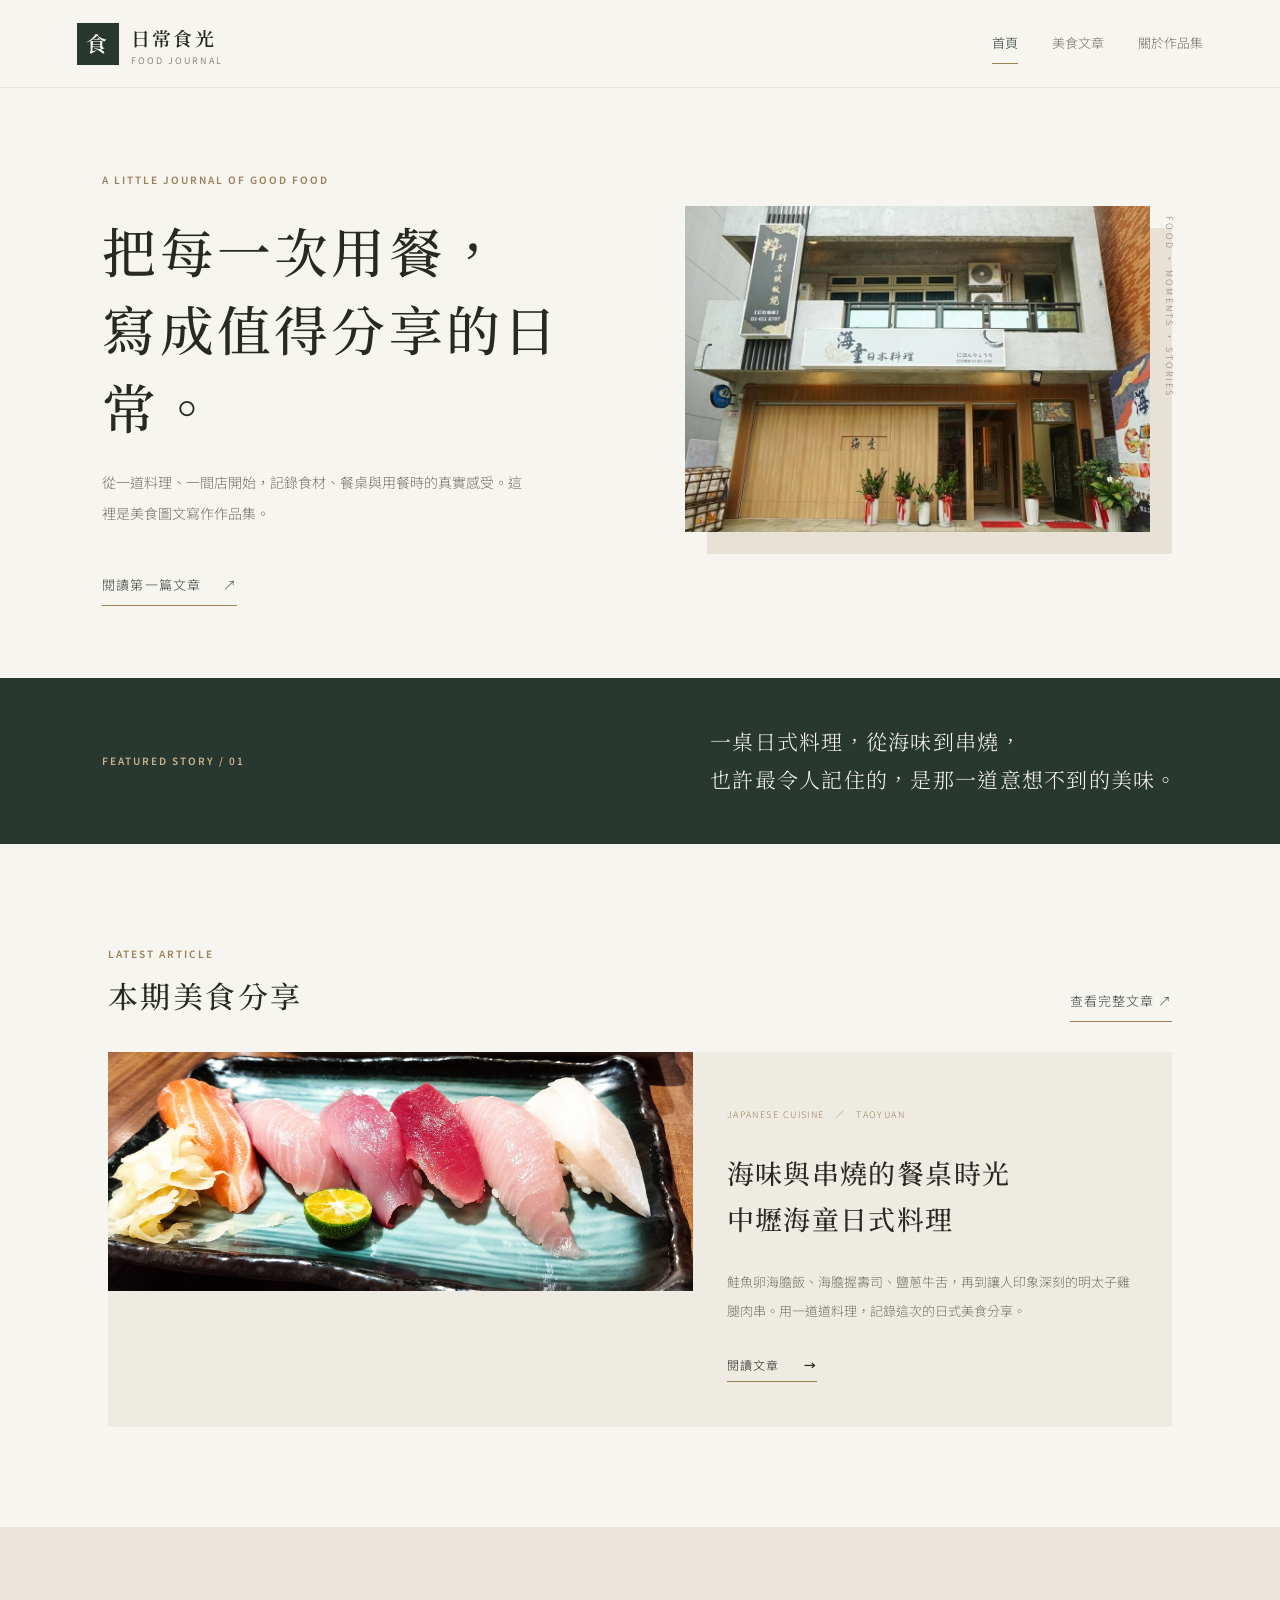
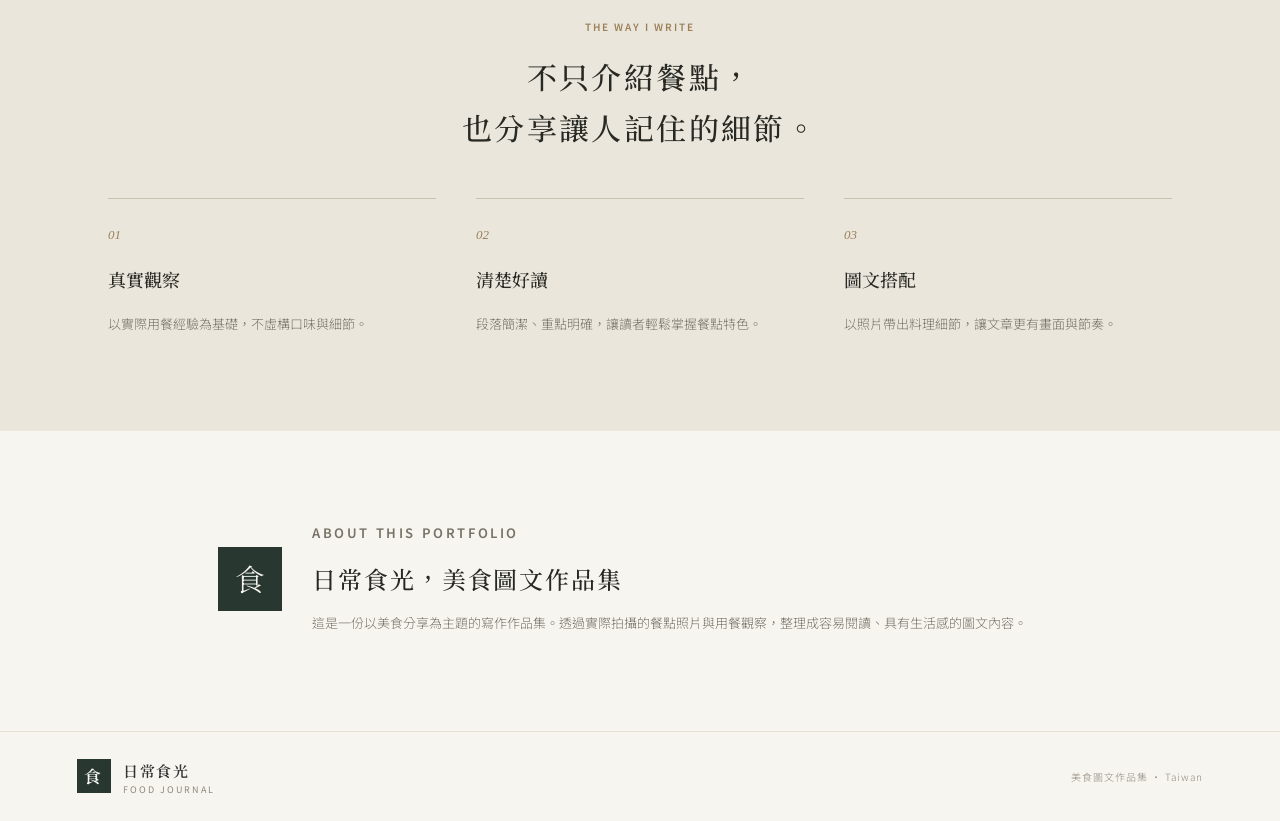
<file: index.html>
<!doctype html>
<html lang="zh-Hant">
<head>
  <meta charset="utf-8">
  <meta name="viewport" content="width=device-width, initial-scale=1">
  <meta name="description" content="日常食光，美食圖文作品集。記錄日常餐桌、料理細節與真實用餐感受。">
  <title>日常食光｜美食圖文作品集</title>
  <link rel="preconnect" href="https://fonts.googleapis.com">
  <link rel="preconnect" href="https://fonts.gstatic.com" crossorigin>
  <link href="https://fonts.googleapis.com/css2?family=Noto+Serif+TC:wght@400;500;600;700&family=Noto+Sans+TC:wght@300;400;500;600&display=swap" rel="stylesheet">
  <link rel="stylesheet" href="css/style.css">
</head>
<body>
  <header class="site-header">
    <a class="brand" href="index.html"><span class="brand-mark">食</span><span>日常食光<small>FOOD JOURNAL</small></span></a>
    <nav><a class="active" href="index.html">首頁</a><a href="article.html">美食文章</a><a href="#about">關於作品集</a></nav>
  </header>

  <main>
    <section class="hero">
      <div class="hero-copy">
        <p class="eyebrow">A LITTLE JOURNAL OF GOOD FOOD</p>
        <h1>把每一次用餐，<br>寫成值得分享的日常。</h1>
        <p class="hero-text">從一道料理、一間店開始，記錄食材、餐桌與用餐時的真實感受。這裡是美食圖文寫作作品集。</p>
        <a class="text-link" href="article.html">閱讀第一篇文章 <span>↗</span></a>
      </div>
      <div class="hero-visual">
        <div class="photo-slot hero-photo" data-image="images/01-cover.jpg" data-alt="海童日式料理文章主視覺">
          <span class="photo-label">主視覺照片<br><small>請放入 images/01-cover.jpg</small></span>
        </div>
        <span class="vertical-note">FOOD · MOMENTS · STORIES</span>
      </div>
    </section>

    <section class="intro-strip">
      <span class="eyebrow">FEATURED STORY / 01</span>
      <p>一桌日式料理，從海味到串燒，<br class="desktop-only">也許最令人記住的，是那一道意想不到的美味。</p>
    </section>

    <section class="featured section-wrap">
      <div class="section-heading">
        <div><p class="eyebrow">LATEST ARTICLE</p><h2>本期美食分享</h2></div>
        <a class="text-link" href="article.html">查看完整文章 ↗</a>
      </div>
      <a class="feature-card" href="article.html">
        <div class="photo-slot feature-image" data-image="images/02-feature.jpg" data-alt="日式料理餐點照片">
          <span class="photo-label">文章精選照片<br><small>請放入 images/02-feature.jpg</small></span>
        </div>
        <div class="feature-copy">
          <p class="category">JAPANESE CUISINE　／　TAOYUAN</p>
          <h3>海味與串燒的餐桌時光<br>中壢海童日式料理</h3>
          <p>鮭魚卵海膽飯、海膽握壽司、鹽蔥牛舌，再到讓人印象深刻的明太子雞腿肉串。用一道道料理，記錄這次的日式美食分享。</p>
          <span class="read-more">閱讀文章 <b>→</b></span>
        </div>
      </a>
    </section>

    <section class="values">
      <div class="section-wrap values-inner">
        <p class="eyebrow">THE WAY I WRITE</p>
        <h2>不只介紹餐點，<br>也分享讓人記住的細節。</h2>
        <div class="value-grid">
          <div><span>01</span><h3>真實觀察</h3><p>以實際用餐經驗為基礎，不虛構口味與細節。</p></div>
          <div><span>02</span><h3>清楚好讀</h3><p>段落簡潔、重點明確，讓讀者輕鬆掌握餐點特色。</p></div>
          <div><span>03</span><h3>圖文搭配</h3><p>以照片帶出料理細節，讓文章更有畫面與節奏。</p></div>
        </div>
      </div>
    </section>

    <section class="about section-wrap" id="about">
      <div class="about-mark">食</div>
      <div><p class="eyebrow">ABOUT THIS PORTFOLIO</p><h2>日常食光，美食圖文作品集</h2>
      <p>這是一份以美食分享為主題的寫作作品集。透過實際拍攝的餐點照片與用餐觀察，整理成容易閱讀、具有生活感的圖文內容。</p></div>
    </section>
  </main>
  <footer><a class="brand footer-brand" href="index.html"><span class="brand-mark">食</span><span>日常食光<small>FOOD JOURNAL</small></span></a><span>美食圖文作品集 · Taiwan</span></footer>
  <script src="js/site.js"></script>
  
</body>
</html>
</file>
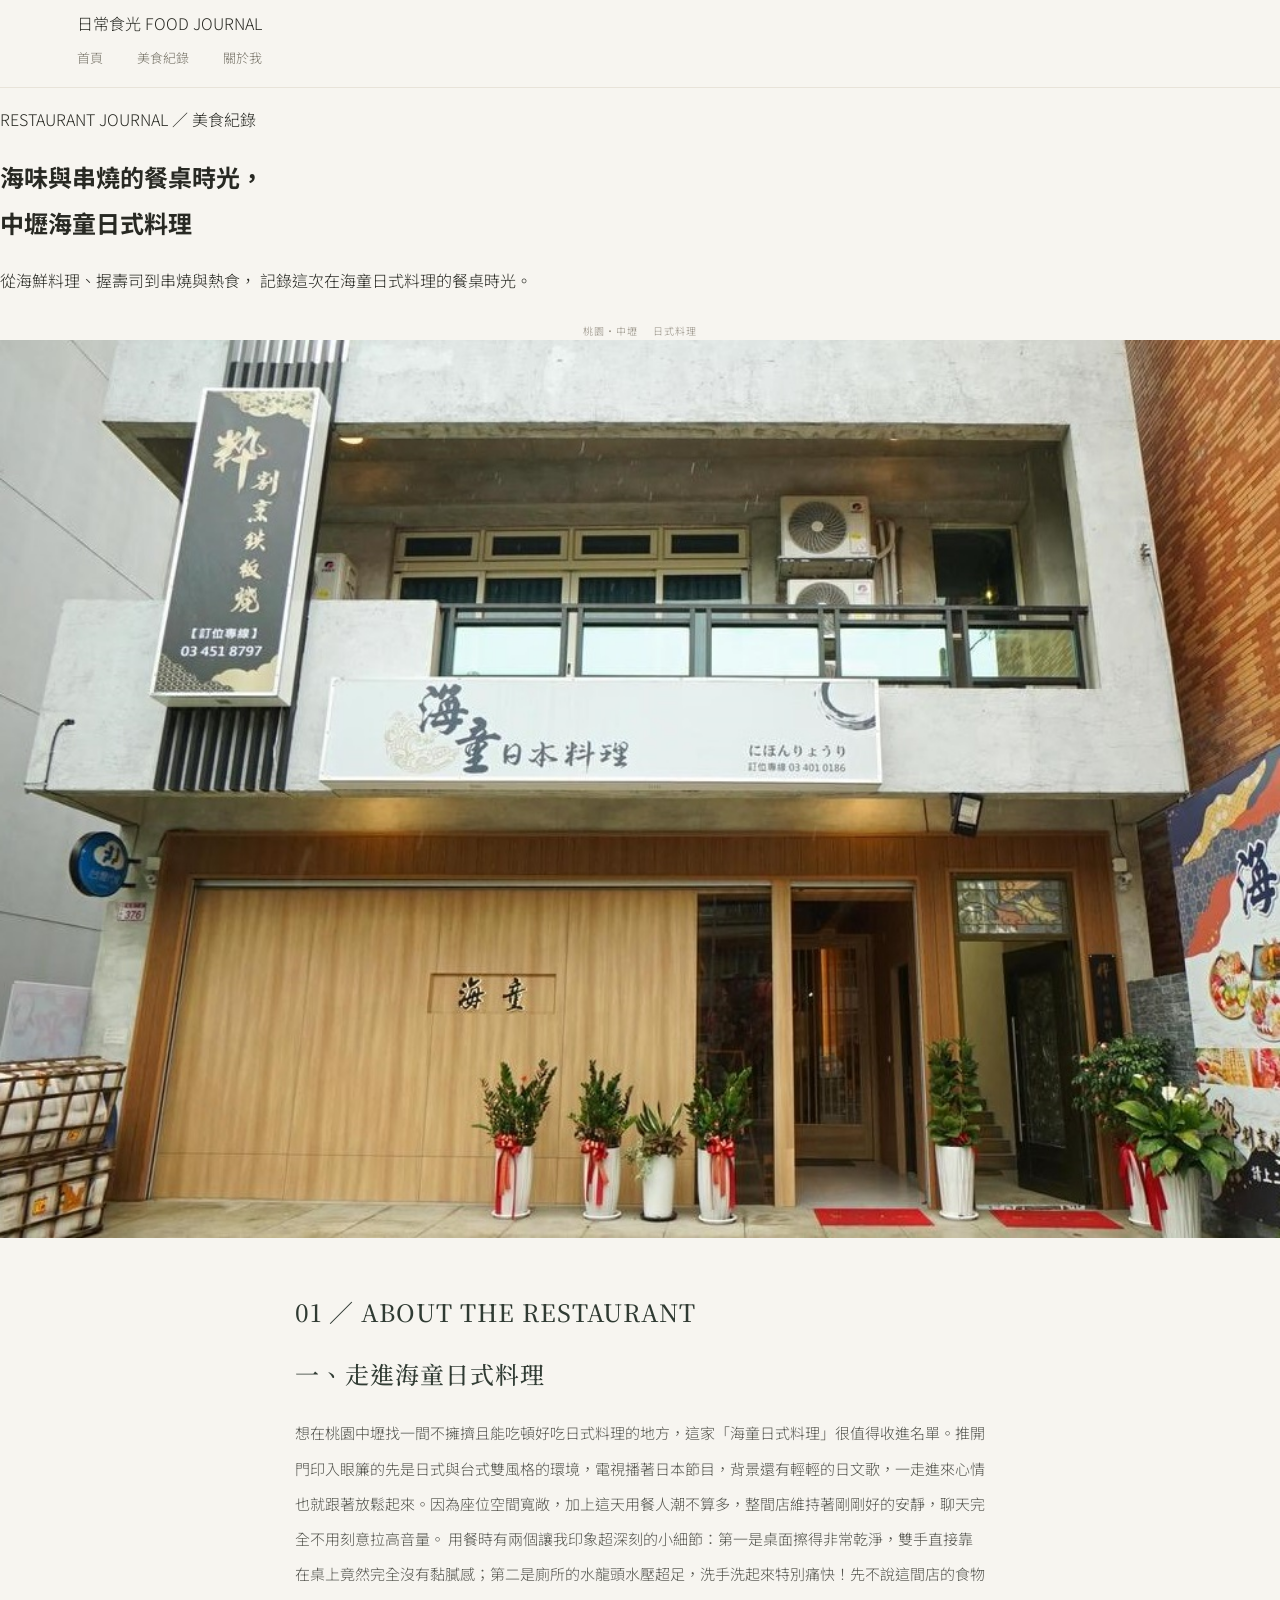
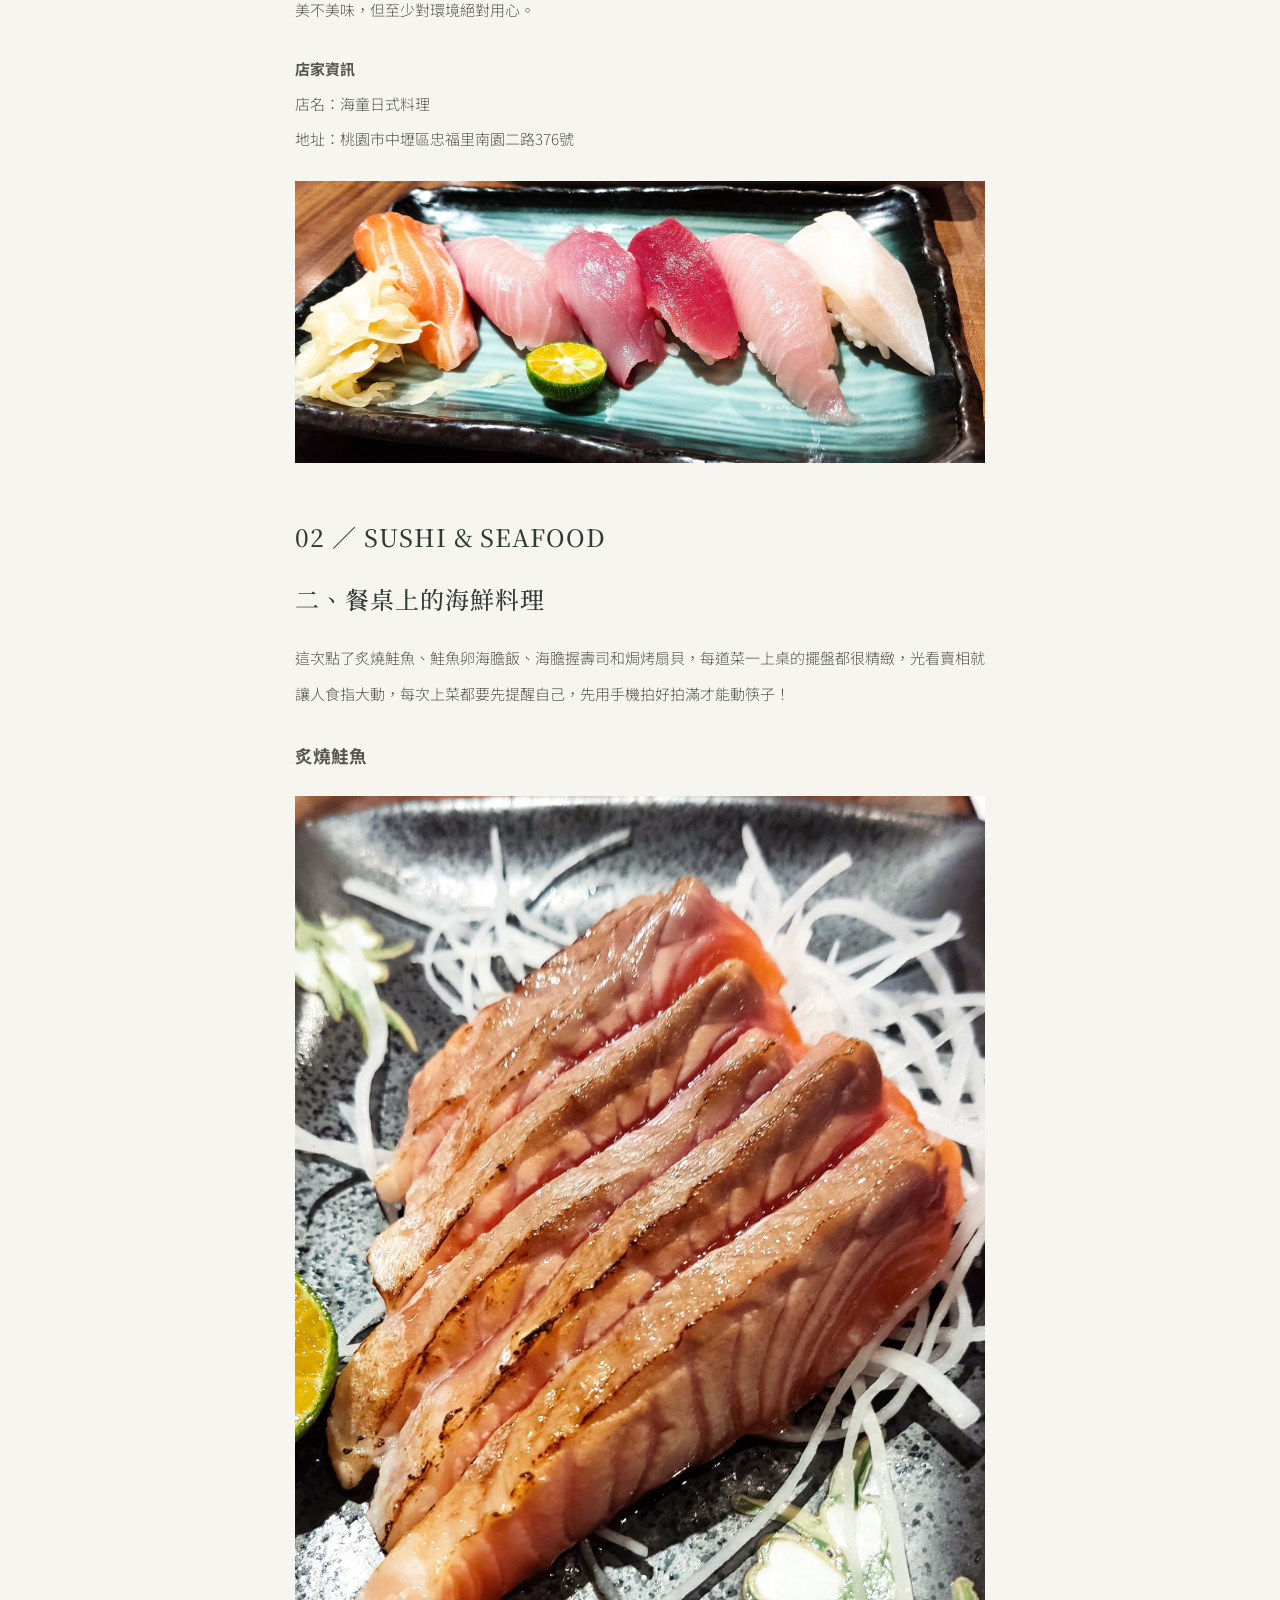
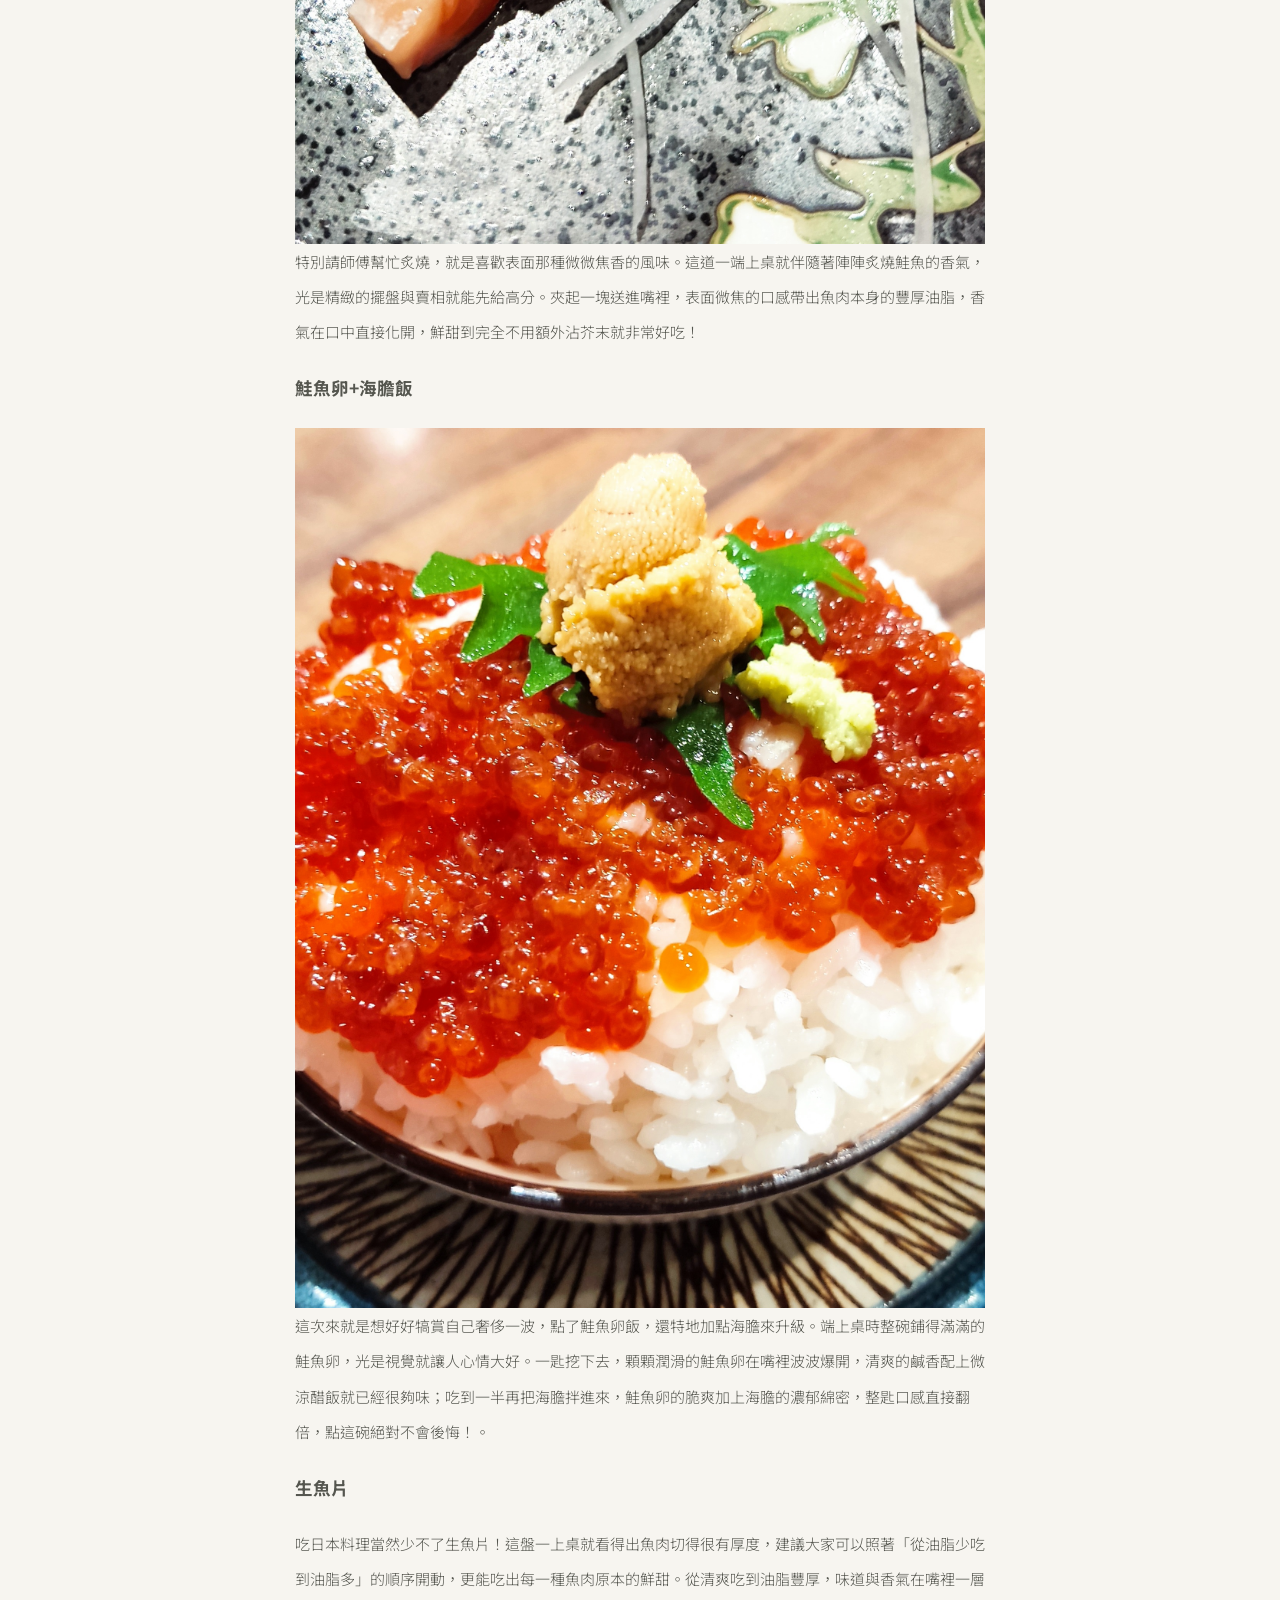
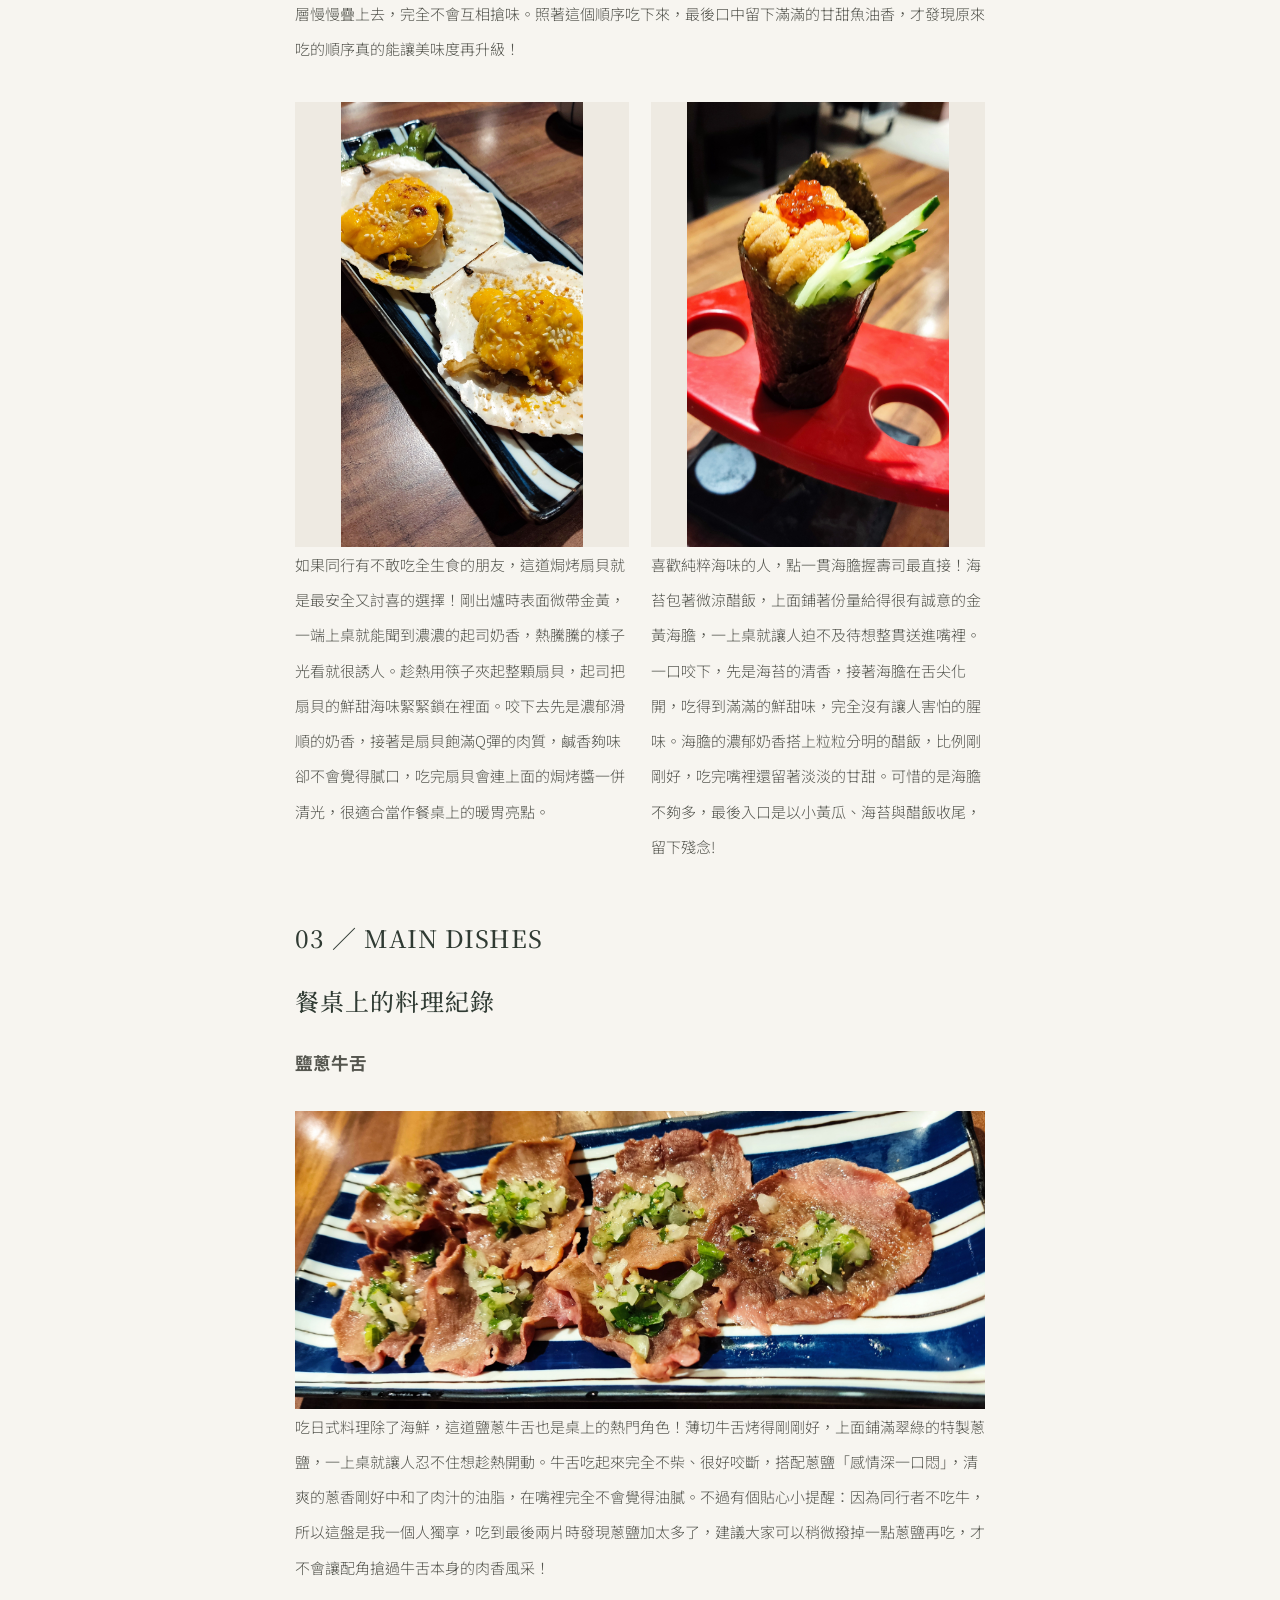
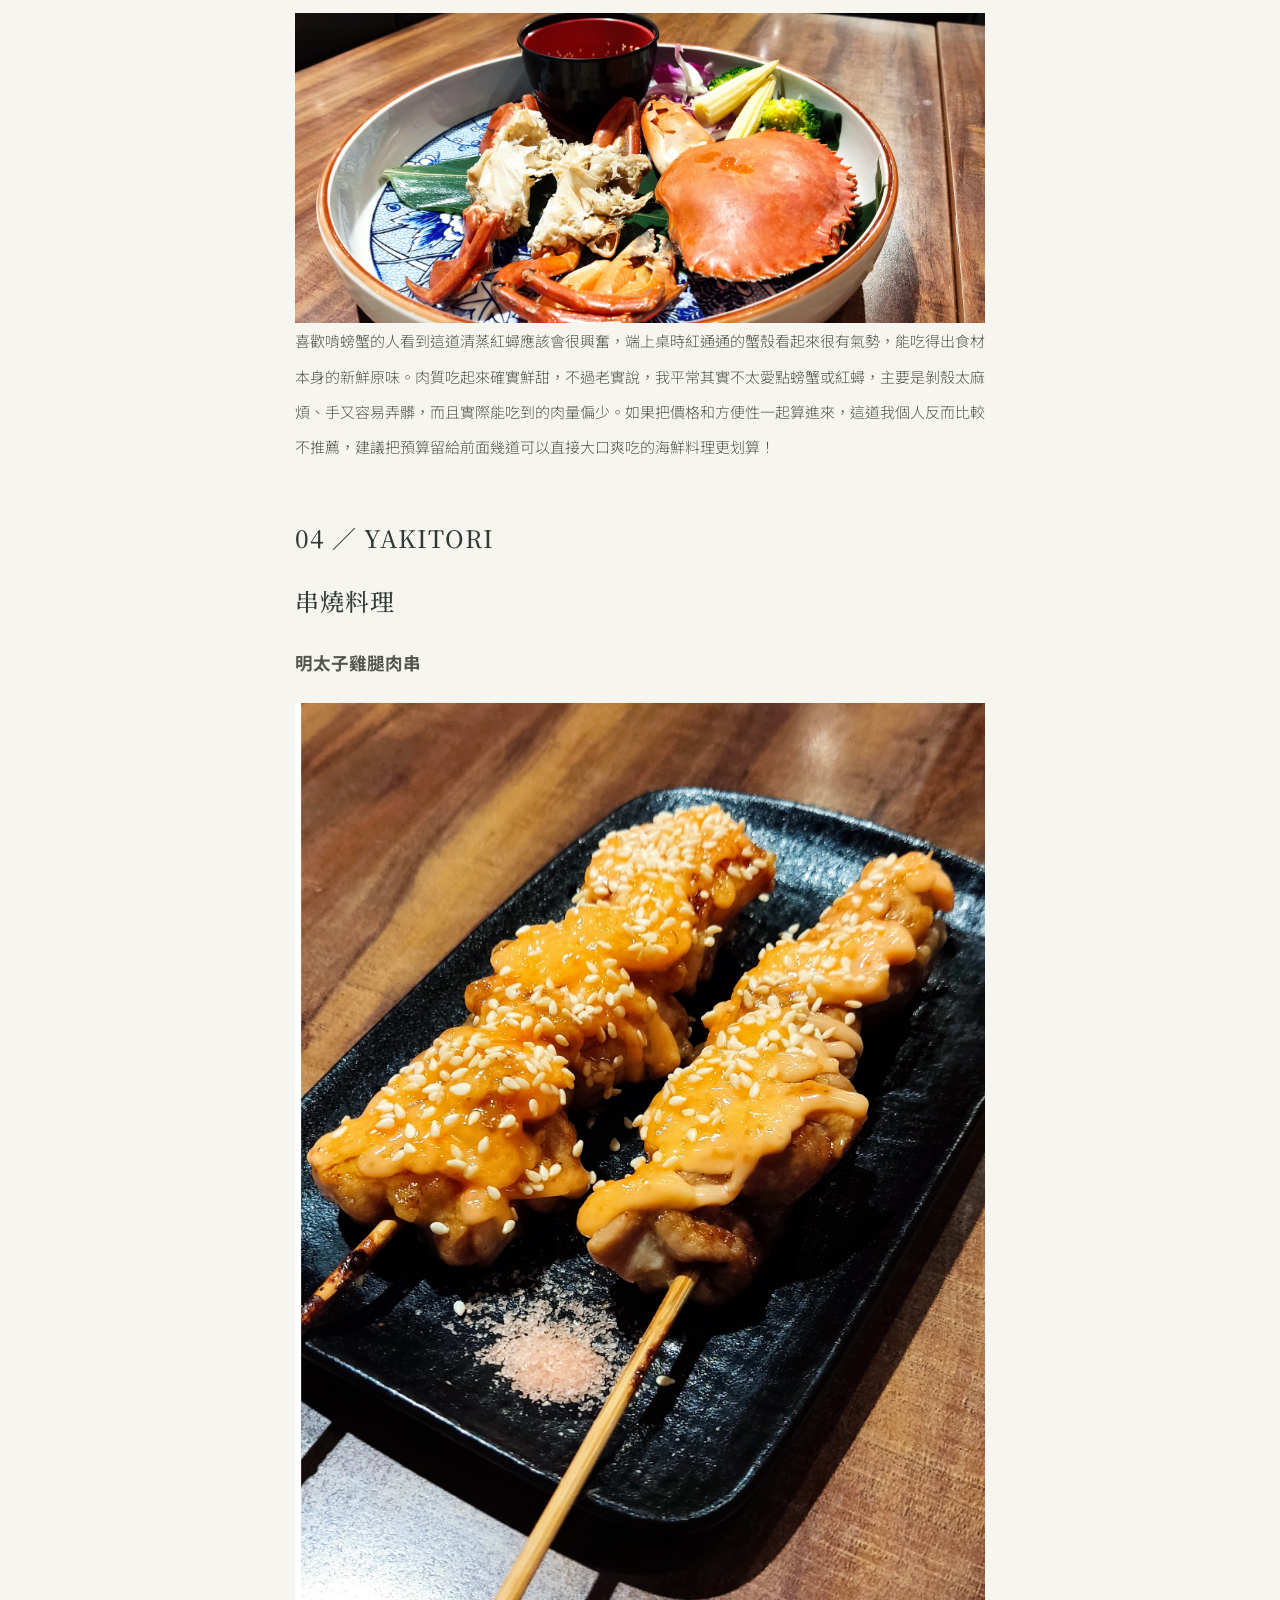
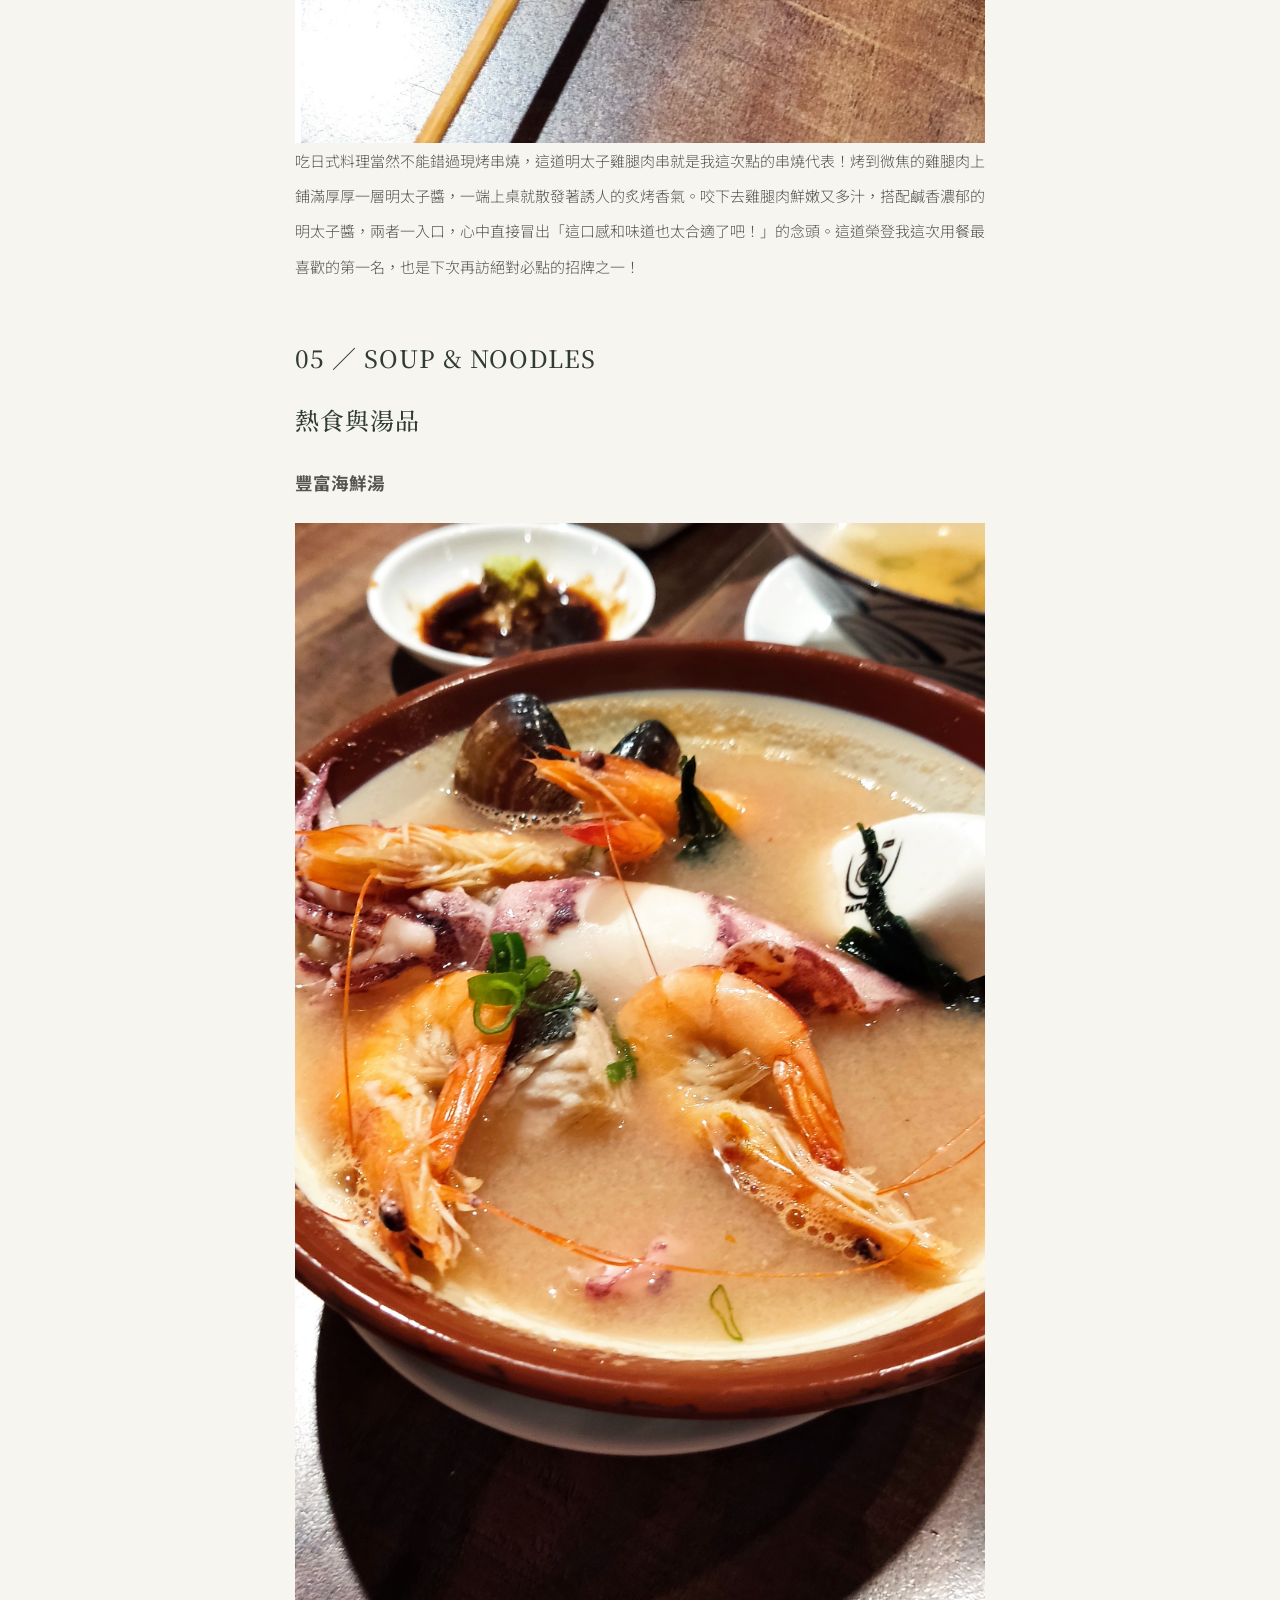
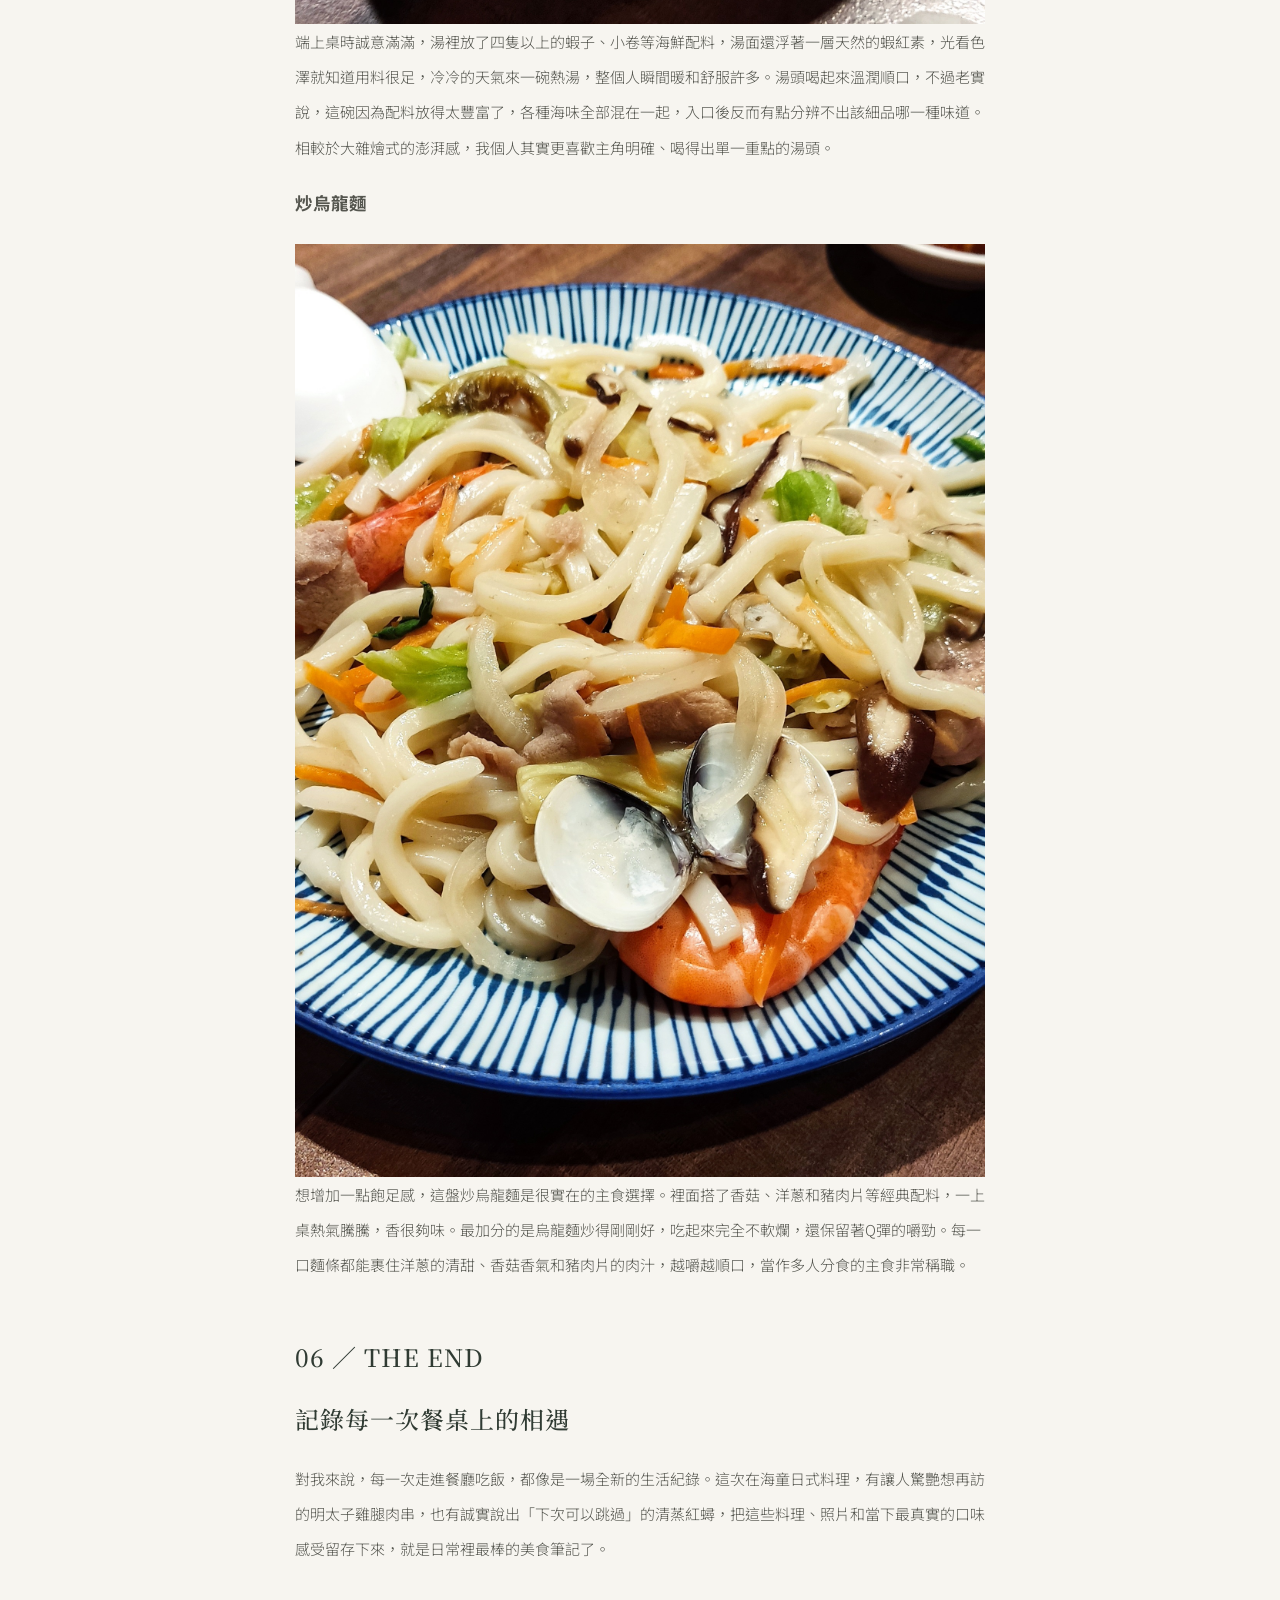
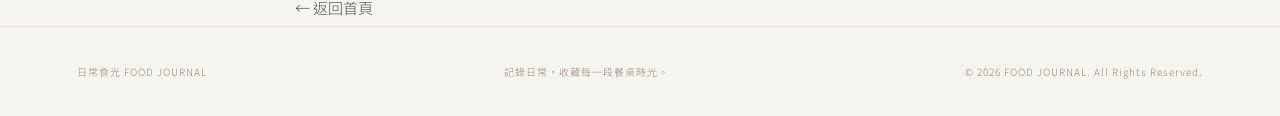
<file: article.html>
<!DOCTYPE html>
<html lang="zh-Hant">
<head>
    <meta charset="UTF-8">
    <meta name="viewport" content="width=device-width, initial-scale=1.0">
    <meta name="description" content="海童日式料理美食紀錄，記錄中壢日式料理餐桌上的料理與用餐時光。">
    <title>海味與串燒的餐桌時光｜日常食光 FOOD JOURNAL</title>

    <link rel="preconnect" href="https://fonts.googleapis.com">
    <link rel="preconnect" href="https://fonts.gstatic.com" crossorigin>
    <link href="https://fonts.googleapis.com/css2?family=Noto+Sans+TC:wght@300;400;500;600;700&family=Noto+Serif+TC:wght@400;500;600;700&display=swap" rel="stylesheet">

    <link rel="stylesheet" href="css/style.css">
</head>

<body>

    <!-- 網站頁首 -->
    <header class="site-header">
        <div class="header-inner">
            <a href="index.html" class="site-logo">
                <span class="logo-title">日常食光</span>
                <span class="logo-subtitle">FOOD JOURNAL</span>
            </a>

            <nav class="main-nav">
                <a href="index.html">首頁</a>
                <a href="index.html#articles">美食紀錄</a>
                <a href="index.html#about">關於我</a>
            </nav>
        </div>
    </header>

    <main>

        <!-- 文章標題區 -->
        <section class="article-heading">
            <div class="article-heading-inner">
                <p class="article-category">RESTAURANT JOURNAL ／ 美食紀錄</p>

                <h1>海味與串燒的餐桌時光，<br>中壢海童日式料理</h1>

                <p class="article-intro">
                    從海鮮料理、握壽司到串燒與熱食，
                    記錄這次在海童日式料理的餐桌時光。
                </p>

                <div class="article-meta">
                    <span>桃園・中壢</span>
                    <span>日式料理</span>
                </div>
            </div>
        </section>

        <!-- 文章封面 -->
        <section class="article-cover">
            <div class="photo-slot" data-image="images/01-cover.jpg">
                <span class="photo-label">01｜文章封面照片</span>
            </div>
        </section>

        <!-- 文章內容 -->
        <article class="article-body">

            <section class="article-section">
                <p class="section-eyebrow"></p>
                <h2><p>01 ／ ABOUT THE RESTAURANT</p>一、走進海童日式料理</h2>
                <p>
                    想在桃園中壢找一間不擁擠且能吃頓好吃日式料理的地方，這家「海童日式料理」很值得收進名單。推開門印入眼簾的先是日式與台式雙風格的環境，電視播著日本節目，背景還有輕輕的日文歌，一走進來心情也就跟著放鬆起來。因為座位空間寬敞，加上這天用餐人潮不算多，整間店維持著剛剛好的安靜，聊天完全不用刻意拉高音量。

用餐時有兩個讓我印象超深刻的小細節：第一是桌面擦得非常乾淨，雙手直接靠在桌上竟然完全沒有黏膩感；第二是廁所的水龍頭水壓超足，洗手洗起來特別痛快！先不說這間店的食物美不美味，但至少對環境絕對用心。
                </p>

                <p>
                    <strong>店家資訊</strong><br>
                    店名：海童日式料理<br>
                    地址：桃園市中壢區忠福里南園二路376號
                </p>
            </section>

            <!-- 特色照片 -->
            <figure class="article-photo">
                <div class="photo-slot" data-image="images/02-feature.jpg">
                    <span class="photo-label">02｜料理照片</span>
                </div>
            </figure>

            <!-- 海味料理 -->
            <section class="article-section">
                <p class="section-eyebrow"></p>
                <h2><p>02 ／ SUSHI & SEAFOOD</p>二、餐桌上的海鮮料理</h2>

                <p> 這次點了炙燒鮭魚、鮭魚卵海膽飯、海膽握壽司和焗烤扇貝，每道菜一上桌的擺盤都很精緻，光看賣相就讓人食指大動，每次上菜都要先提醒自己，先用手機拍好拍滿才能動筷子！
                </p>

                <h3>炙燒鮭魚</h3>

                <figure class="article-photo">
                    <div class="photo-slot" data-image="images/10-seared-salmon.jpg">
                        <span class="photo-label">10｜炙燒鮭魚</span>
                    </div>
                    <figcaption>特別請師傅幫忙炙燒，就是喜歡表面那種微微焦香的風味。這道一端上桌就伴隨著陣陣炙燒鮭魚的香氣，光是精緻的擺盤與賣相就能先給高分。夾起一塊送進嘴裡，表面微焦的口感帶出魚肉本身的豐厚油脂，香氣在口中直接化開，鮮甜到完全不用額外沾芥末就非常好吃！</figcaption>
                </figure>

                <h3>鮭魚卵+海膽飯</h3>

                <figure class="article-photo">
                    <div class="photo-slot" data-image="images/03-uni-ikura-rice.jpg">
                        <span class="photo-label">03｜鮭魚卵海膽飯</span>
                    </div>
                    <figcaption>這次來就是想好好犒賞自己奢侈一波，點了鮭魚卵飯，還特地加點海膽來升級。端上桌時整碗鋪得滿滿的鮭魚卵，光是視覺就讓人心情大好。一匙挖下去，顆顆潤滑的鮭魚卵在嘴裡波波爆開，清爽的鹹香配上微涼醋飯就已經很夠味；吃到一半再把海膽拌進來，鮭魚卵的脆爽加上海膽的濃郁綿密，整匙口感直接翻倍，點這碗絕對不會後悔！。</figcaption>
                </figure>

                <h3>生魚片</h3>
                <p>                    吃日本料理當然少不了生魚片！這盤一上桌就看得出魚肉切得很有厚度，建議大家可以照著「從油脂少吃到油脂多」的順序開動，更能吃出每一種魚肉原本的鮮甜。從清爽吃到油脂豐厚，味道與香氣在嘴裡一層層慢慢疊上去，完全不會互相搶味。照著這個順序吃下來，最後口中留下滿滿的甘甜魚油香，才發現原來吃的順序真的能讓美味度再升級！
                </p>

                <!-- 焗烤扇貝與海膽握壽司：左右並排 -->
                <div class="photo-pair-equal">

                    <figure class="pair-photo">
                        <div class="photo-slot" data-image="images/06-baked-scallop.jpg">
                            <span class="photo-label">06｜焗烤扇貝</span>
                        </div>
                        <figcaption>如果同行有不敢吃全生食的朋友，這道焗烤扇貝就是最安全又討喜的選擇！剛出爐時表面微帶金黃，一端上桌就能聞到濃濃的起司奶香，熱騰騰的樣子光看就很誘人。趁熱用筷子夾起整顆扇貝，起司把扇貝的鮮甜海味緊緊鎖在裡面。咬下去先是濃郁滑順的奶香，接著是扇貝飽滿Q彈的肉質，鹹香夠味卻不會覺得膩口，吃完扇貝會連上面的焗烤醬一併清光，很適合當作餐桌上的暖胃亮點。</figcaption>
                    </figure>

                    <figure class="pair-photo">
                        <div class="photo-slot" data-image="images/04-uni-sushi.jpg">
                            <span class="photo-label">04｜海膽握壽司</span>
                        </div>
                        <figcaption>喜歡純粹海味的人，點一貫海膽握壽司最直接！海苔包著微涼醋飯，上面鋪著份量給得很有誠意的金黃海膽，一上桌就讓人迫不及待想整貫送進嘴裡。一口咬下，先是海苔的清香，接著海膽在舌尖化開，吃得到滿滿的鮮甜味，完全沒有讓人害怕的腥味。海膽的濃郁奶香搭上粒粒分明的醋飯，比例剛剛好，吃完嘴裡還留著淡淡的甘甜。可惜的是海膽不夠多，最後入口是以小黃瓜、海苔與醋飯收尾，留下殘念!</figcaption>
                    </figure>

                </div>
            </section>

            <!-- 牛舌與清蒸紅蟳：上下排列 -->
            <section class="article-section">
                <p class="section-eyebrow"></p>
                <h2><p> 03 ／ MAIN DISHES</p>餐桌上的料理紀錄</h2>

                <h3>鹽蔥牛舌</h3>

                <div class="photo-stack">

                    <figure class="pair-photo">
                        <div class="photo-slot" data-image="images/05-beef-tongue.jpg">
                            <span class="photo-label">05｜鹽蔥牛舌</span>
                        </div>
                        <figcaption>吃日式料理除了海鮮，這道鹽蔥牛舌也是桌上的熱門角色！薄切牛舌烤得剛剛好，上面鋪滿翠綠的特製蔥鹽，一上桌就讓人忍不住想趁熱開動。牛舌吃起來完全不柴、很好咬斷，搭配蔥鹽「感情深一口悶」，清爽的蔥香剛好中和了肉汁的油脂，在嘴裡完全不會覺得油膩。不過有個貼心小提醒：因為同行者不吃牛，所以這盤是我一個人獨享，吃到最後兩片時發現蔥鹽加太多了，建議大家可以稍微撥掉一點蔥鹽再吃，才不會讓配角搶過牛舌本身的肉香風采！</figcaption>
                    </figure>

                    <figure class="pair-photo">
                        <div class="photo-slot" data-image="images/09-steamed-crab.jpg">
                            <span class="photo-label">09｜清蒸紅蟳</span>
                        </div>
                        <figcaption>喜歡啃螃蟹的人看到這道清蒸紅蟳應該會很興奮，端上桌時紅通通的蟹殼看起來很有氣勢，能吃得出食材本身的新鮮原味。肉質吃起來確實鮮甜，不過老實說，我平常其實不太愛點螃蟹或紅蟳，主要是剝殼太麻煩、手又容易弄髒，而且實際能吃到的肉量偏少。如果把價格和方便性一起算進來，這道我個人反而比較不推薦，建議把預算留給前面幾道可以直接大口爽吃的海鮮料理更划算！</figcaption>
                    </figure>

                </div>
            </section>

            <!-- 串燒料理 -->
            <section class="article-section">
                <p class="section-eyebrow"></p>
                <h2><p>04 ／ YAKITORI</p>串燒料理</h2>

                <h3>明太子雞腿肉串</h3>

                <figure class="article-photo">
                    <div class="photo-slot" data-image="images/07-mentaiko-chicken.jpg">
                        <span class="photo-label">07｜明太子雞腿肉串</span>
                    </div>
                    <figcaption>吃日式料理當然不能錯過現烤串燒，這道明太子雞腿肉串就是我這次點的串燒代表！烤到微焦的雞腿肉上鋪滿厚厚一層明太子醬，一端上桌就散發著誘人的炙烤香氣。咬下去雞腿肉鮮嫩又多汁，搭配鹹香濃郁的明太子醬，兩者一入口，心中直接冒出「這口感和味道也太合適了吧！」的念頭。這道榮登我這次用餐最喜歡的第一名，也是下次再訪絕對必點的招牌之一！</figcaption>
                </figure>
            </section>
			<p></p>
            <!-- 熱食與湯品 -->
            <section class="article-section">
                <p class="section-eyebrow"></p>
                <h2><p> 05 ／ SOUP & NOODLES</p>熱食與湯品</h2>

                <h3>豐富海鮮湯</h3>

                <figure class="article-photo">
                    <div class="photo-slot" data-image="images/08-seafood-soup.jpg">
                        <span class="photo-label">08｜豐富海鮮湯</span>
                    </div>
                    <figcaption>端上桌時誠意滿滿，湯裡放了四隻以上的蝦子、小卷等海鮮配料，湯面還浮著一層天然的蝦紅素，光看色澤就知道用料很足，冷冷的天氣來一碗熱湯，整個人瞬間暖和舒服許多。湯頭喝起來溫潤順口，不過老實說，這碗因為配料放得太豐富了，各種海味全部混在一起，入口後反而有點分辨不出該細品哪一種味道。相較於大雜燴式的澎湃感，我個人其實更喜歡主角明確、喝得出單一重點的湯頭。</figcaption>
                </figure>

                <h3>炒烏龍麵</h3>

                <figure class="article-photo">
                    <div class="photo-slot" data-image="images/11-yaki-udon.jpg">
                        <span class="photo-label">11｜炒烏龍麵</span>
                    </div>
                    <figcaption>想增加一點飽足感，這盤炒烏龍麵是很實在的主食選擇。裡面搭了香菇、洋蔥和豬肉片等經典配料，一上桌熱氣騰騰，香很夠味。最加分的是烏龍麵炒得剛剛好，吃起來完全不軟爛，還保留著Q彈的嚼勁。每一口麵條都能裹住洋蔥的清甜、香菇香氣和豬肉片的肉汁，越嚼越順口，當作多人分食的主食非常稱職。</figcaption>
                </figure>
            </section>

            <!-- 文章結尾 -->
            <section class="article-section article-ending">
                <p class="section-eyebrow"></p>
                <h2><p>06 ／ THE END</p>記錄每一次餐桌上的相遇</h2>

                <p>                    對我來說，每一次走進餐廳吃飯，都像是一場全新的生活紀錄。這次在海童日式料理，有讓人驚艷想再訪的明太子雞腿肉串，也有誠實說出「下次可以跳過」的清蒸紅蟳，把這些料理、照片和當下最真實的口味感受留存下來，就是日常裡最棒的美食筆記了。
                </p>
            </section>

            <div class="article-back">
                <a href="index.html">← 返回首頁</a>
            </div>

        </article>
    </main>

    <!-- 網站頁尾 -->
    <footer class="site-footer">
        <p class="footer-logo">日常食光 FOOD JOURNAL</p>
        <p>記錄日常，收藏每一段餐桌時光。</p>
        <p class="copyright">© 2026 FOOD JOURNAL. All Rights Reserved.</p>
    </footer>

    <script src="js/site.js"></script>

</body>
</html>
</file>
<file: css/style.css>
*{box-sizing:border-box}html{scroll-behavior:smooth}body{margin:0;background:#f7f5f0;color:#282923;font-family:"Noto Sans TC",sans-serif;font-weight:300;line-height:1.9}a{color:inherit;text-decoration:none}.site-header{height:88px;padding:0 max(6vw,24px);display:flex;align-items:center;justify-content:space-between;border-bottom:1px solid #e8e3d9;background:#f7f5f0}.brand{display:flex;align-items:center;gap:12px;font-family:"Noto Serif TC",serif;font-size:19px;font-weight:600;letter-spacing:.12em}.brand small{display:block;font:9px "Noto Sans TC",sans-serif;letter-spacing:.22em;color:#8d887c;margin-top:-2px}.brand-mark,.about-mark{display:grid;place-items:center;background:#28372f;color:#f7f5f0;width:42px;height:42px;font-family:"Noto Serif TC",serif;font-size:21px}.site-header nav{display:flex;gap:34px;font-size:13px;color:#777367}.site-header nav a{padding:8px 0}.site-header nav a.active,.site-header nav a:hover{color:#28372f;border-bottom:1px solid #9a8057}.hero{min-height:590px;display:grid;grid-template-columns:1fr 1fr;padding:60px max(8vw,30px);gap:7vw;align-items:center}.eyebrow{font-size:10px;letter-spacing:.2em;color:#9b8058;font-weight:600}.hero h1,.article-header h1{font-family:"Noto Serif TC",serif;font-size:clamp(34px,4.2vw,57px);line-height:1.45;letter-spacing:.06em;font-weight:500;margin:22px 0}.hero-text{max-width:420px;color:#777367;font-size:14px;line-height:2.2}.text-link{display:inline-flex;gap:22px;align-items:center;border-bottom:1px solid #9a8057;padding:7px 0;margin-top:24px;font-size:13px;letter-spacing:.08em;color:#39463d}.hero-visual{position:relative;padding:0 28px 28px 0}.photo-slot{position:relative;overflow:hidden;background:linear-gradient(135deg,#e9e2d5,#d7d0c2);display:grid;place-items:center;color:#777367;text-align:center}.photo-slot img{position:absolute;inset:0;width:100%;height:100%;object-fit:cover}.photo-label{font-size:13px;letter-spacing:.08em;line-height:2}.photo-label small{font-size:10px;color:#898477}.hero-photo{height:390px;box-shadow:22px 22px 0 #e8e1d5}.vertical-note{position:absolute;right:0;top:10px;writing-mode:vertical-rl;font-size:9px;letter-spacing:.25em;color:#8c826f}.intro-strip{background:#28372f;color:#f7f5f0;padding:45px max(8vw,30px);display:flex;justify-content:space-between;align-items:center;gap:30px}.intro-strip .eyebrow{color:#c9b28d;white-space:nowrap}.intro-strip p{font-family:"Noto Serif TC",serif;font-size:21px;line-height:1.8;letter-spacing:.06em;margin:0}.section-wrap{max-width:1120px;margin:auto;padding-left:28px;padding-right:28px}.featured{padding-top:90px;padding-bottom:100px}.section-heading{display:flex;justify-content:space-between;align-items:end;margin-bottom:30px}.section-heading h2,.about h2,.values h2{font:500 30px "Noto Serif TC",serif;letter-spacing:.08em;margin:5px 0}.section-heading .text-link{margin:0}.feature-card{display:grid;grid-template-columns:1.1fr .9fr;background:#eeebe3;min-height:360px}.feature-image{min-height:360px}.feature-copy{padding:45px 7%;align-self:center}.category{font-size:9px;letter-spacing:.16em;color:#9b8058}.feature-copy h3{font:500 27px/1.7 "Noto Serif TC",serif;letter-spacing:.05em}.feature-copy>p:not(.category){font-size:13px;color:#777367;line-height:2.2}.read-more{display:inline-block;margin-top:15px;font-size:12px;letter-spacing:.1em;border-bottom:1px solid #9a8057;padding-bottom:5px}.read-more b{padding-left:20px}.values{background:#eae6dc;padding:80px 0}.values-inner{text-align:center}.values h2{line-height:1.7;margin:15px 0 45px}.value-grid{display:grid;grid-template-columns:repeat(3,1fr);gap:40px;text-align:left}.value-grid>div{border-top:1px solid #c9c1b2;padding-top:18px}.value-grid span{font:italic 13px Georgia;color:#9b8058}.value-grid h3{font:500 18px "Noto Serif TC",serif}.value-grid p,.about p{font-size:13px;color:#777367;line-height:2.2}.about{display:flex;align-items:center;gap:30px;padding-top:75px;padding-bottom:80px;max-width:900px}.about-mark{width:64px;height:64px;font-size:30px;flex-shrink:0}.about h2{font-size:24px}footer{border-top:1px solid #e5dfd4;padding:25px max(6vw,24px);display:flex;justify-content:space-between;align-items:center;color:#918b7f;font-size:10px;letter-spacing:.1em}.footer-brand{font-size:15px;color:#333}.footer-brand .brand-mark{width:34px;height:34px;font-size:17px}.article-main{max-width:900px;margin:auto;padding:35px 28px 80px}.article-topline{font-size:11px;color:#8b8579}.article-header{text-align:center;padding:55px 0 35px}.article-header h1{font-size:clamp(32px,4vw,48px);margin:18px 0}.article-deck{max-width:610px;margin:0 auto;color:#777367;font-size:14px;line-height:2.2}.article-meta{display:flex;justify-content:center;gap:15px;align-items:center;color:#918b7f;font-size:10px;margin-top:25px;letter-spacing:.1em}.article-meta i{width:3px;height:3px;border-radius:50%;background:#aa987b}.article-cover{height:460px}.photo-caption{font-size:10px;color:#999184;text-align:center;margin:10px 0 30px}.article-body{max-width:690px;margin:55px auto 0;font-size:15px;line-height:2.35;color:#55564f}.article-body p{margin:0 0 24px}.article-body .lead{font:500 17px/2.25 "Noto Serif TC",serif;color:#42463f;border-left:2px solid #a58b62;padding-left:22px;margin-bottom:55px}.article-body h2{font:500 24px/1.6 "Noto Serif TC",serif;color:#303b33;letter-spacing:.04em;margin:55px 0 22px}.article-photo{height:390px;margin:20px 0 8px}.photo-pair{display:grid;grid-template-columns:1fr 1fr;gap:18px;margin:20px 0}.pair-photo{height:250px}.photo-pair .photo-caption{text-align:left;margin:6px 0 0}.highlight-heading{color:#8b6840!important}.restaurant-info{background:#eeebe3;padding:28px 32px;margin:55px 0}.restaurant-info h3{font:500 22px "Noto Serif TC",serif;margin:5px 0 15px}.restaurant-info p{font-size:13px;margin:8px 0}.restaurant-info b{color:#39463d}.restaurant-info .info-note{font-size:11px;color:#8b8579;border-top:1px solid #d8d1c5;padding-top:14px;margin-top:18px}.article-body .ending{font-family:"Noto Serif TC",serif;font-size:17px;color:#39463d}.disclaimer{font-size:10px!important;color:#9b958a;border-top:1px solid #e2ddd3;padding-top:15px}.back-row{max-width:690px;margin:35px auto}.back-row .text-link{margin:0}@media(max-width:700px){.site-header{height:auto;min-height:75px;padding:15px 20px;align-items:flex-start;gap:15px;flex-direction:column}.site-header nav{gap:22px;font-size:12px}.hero{grid-template-columns:1fr;padding:55px 25px;gap:40px}.hero-photo{height:280px}.intro-strip{display:block;padding:35px 25px}.intro-strip p{font-size:18px;margin-top:15px}.featured{padding-top:60px;padding-bottom:65px}.section-heading{align-items:start;gap:15px;flex-direction:column}.section-heading h2{font-size:26px}.feature-card{grid-template-columns:1fr}.feature-image{min-height:250px}.feature-copy{padding:30px 25px}.feature-copy h3{font-size:23px}.value-grid{grid-template-columns:1fr;gap:18px}.values{padding:60px 0}.values h2{font-size:25px}.about{padding-top:55px;padding-bottom:55px;align-items:flex-start}.about h2{font-size:20px}footer{gap:15px;align-items:flex-start;flex-direction:column}.article-main{padding:25px 20px 55px}.article-header{padding:40px 0 25px}.article-header h1{font-size:30px}.article-deck{font-size:13px}.article-cover{height:260px}.article-body{margin-top:40px;font-size:14px}.article-body h2{font-size:21px;margin-top:42px}.article-photo{height:260px}.pair-photo{height:160px}.restaurant-info{padding:23px 20px}.photo-pair{gap:10px}.desktop-only{display:none}}

/* =========================================
   LYUC FOOD JOURNAL
   照片完整展示設定
   ========================================= */

/* 有照片時，圖框依照照片實際比例呈現 */
.photo-slot:has(img) {
    display: block;
    height: auto !important;
    min-height: 0 !important;
    aspect-ratio: auto !important;
    overflow: visible;
    background: transparent;
}

/* 照片完整顯示，不裁切、不變形 */
.photo-slot img {
    position: relative !important;
    inset: auto !important;

    display: block !important;

    width: 100% !important;
    height: auto !important;

    max-width: 100% !important;
    max-height: none !important;

    object-fit: contain !important;
    object-position: center center !important;

    transform: none !important;
}

/* 有照片時隱藏原本的圖片提示文字 */
.photo-slot:has(img) .photo-label {
    display: none !important;
}

/* 首頁主視覺照片 */
.hero-photo:has(img) {
    height: auto !important;
    min-height: 0 !important;
}

/* 首頁特色文章照片 */
.feature-image:has(img) {
    height: auto !important;
    min-height: 0 !important;
}

/* 文章封面 */
.article-cover:has(img) {
    height: auto !important;
}

/* 文章內文照片 */
.article-photo:has(img) {
    height: auto !important;
    margin: 20px 0 8px;
}

/* 雙欄照片 */
.pair-photo:has(img) {
    height: auto !important;
    min-height: 0 !important;
}

/* 手機版同樣完整顯示 */
@media (max-width: 700px) {
    .hero-photo:has(img),
    .feature-image:has(img),
    .article-cover:has(img),
    .article-photo:has(img),
    .pair-photo:has(img) {
        height: auto !important;
        min-height: 0 !important;
    }

    .photo-slot img {
        width: 100% !important;
        height: auto !important;
    }
}


/* =====================================
   文章照片重新編排
   ===================================== */

/* 牛舌、清蒸紅蟳：上下排列 */
.photo-stack {
    display: grid;
    grid-template-columns: 1fr;
    gap: 28px;
    width: 100%;
    margin: 28px 0;
}

/* 焗烤扇貝、海膽握壽司：左右等寬 */
.photo-pair-equal {
    display: grid;
    grid-template-columns: repeat(2, minmax(0, 1fr));
    gap: 18px;
    width: 100%;
    margin: 28px 0;
}

/* 照片框統一比例與尺寸 */
.photo-pair-equal .pair-photo {
    width: 100%;
    height: auto !important;
    min-width: 0;
    margin: 0;
}

.photo-pair-equal .photo-slot {
    width: 100%;
    aspect-ratio: 4 / 3;
    height: auto !important;
    min-height: 0 !important;
    overflow: hidden;
    background: #eeeae2;
    position: relative;
}

/* 照片完整放入等大的框 */
.photo-pair-equal .photo-slot img {
    position: absolute !important;
    inset: 0 !important;
    width: 100% !important;
    height: 100% !important;
    object-fit: contain !important;
    object-position: center !important;
    transform: none !important;
}

/* 上下排列的照片完整顯示 */
.photo-stack .pair-photo {
    width: 100%;
    height: auto !important;
    margin: 0;
}

.photo-stack .photo-slot {
    width: 100%;
    height: auto !important;
    min-height: 0 !important;
    aspect-ratio: auto !important;
    overflow: visible;
    background: transparent;
}

.photo-stack .photo-slot img {
    position: relative !important;
    inset: auto !important;
    display: block !important;
    width: 100% !important;
    height: auto !important;
    object-fit: contain !important;
    object-position: center !important;
}

/* 手機版：左右照片改為上下排列 */
@media (max-width: 700px) {
    .photo-pair-equal {
        grid-template-columns: 1fr;
        gap: 22px;
    }
}


/* =====================================
   焗烤扇貝、海膽握壽司：加大並排版
   ===================================== */

.photo-pair-equal {
    display: grid !important;
    grid-template-columns: repeat(2, minmax(0, 1fr)) !important;
    gap: 22px;
    width: 100%;
    margin: 35px 0;
}

.photo-pair-equal .pair-photo {
    width: 100%;
    margin: 0;
    min-width: 0;
}

/* 加高照片框 */
.photo-pair-equal .photo-slot:has(img) {
    position: relative !important;
    display: block !important;
    width: 100% !important;
    height: auto !important;
    aspect-ratio: 3 / 4 !important;
    min-height: 0 !important;
    overflow: hidden !important;
    background: #eeeae2;
}

/* 照片完整顯示 */
.photo-pair-equal .photo-slot img {
    position: absolute !important;
    inset: 0 !important;
    width: 100% !important;
    height: 100% !important;
    object-fit: contain !important;
    object-position: center !important;
}

/* 手機版上下排列 */
@media (max-width: 700px) {
    .photo-pair-equal {
        grid-template-columns: 1fr !important;
    }

    .photo-pair-equal .photo-slot:has(img) {
        aspect-ratio: 4 / 3 !important;
    }
}
</file>
